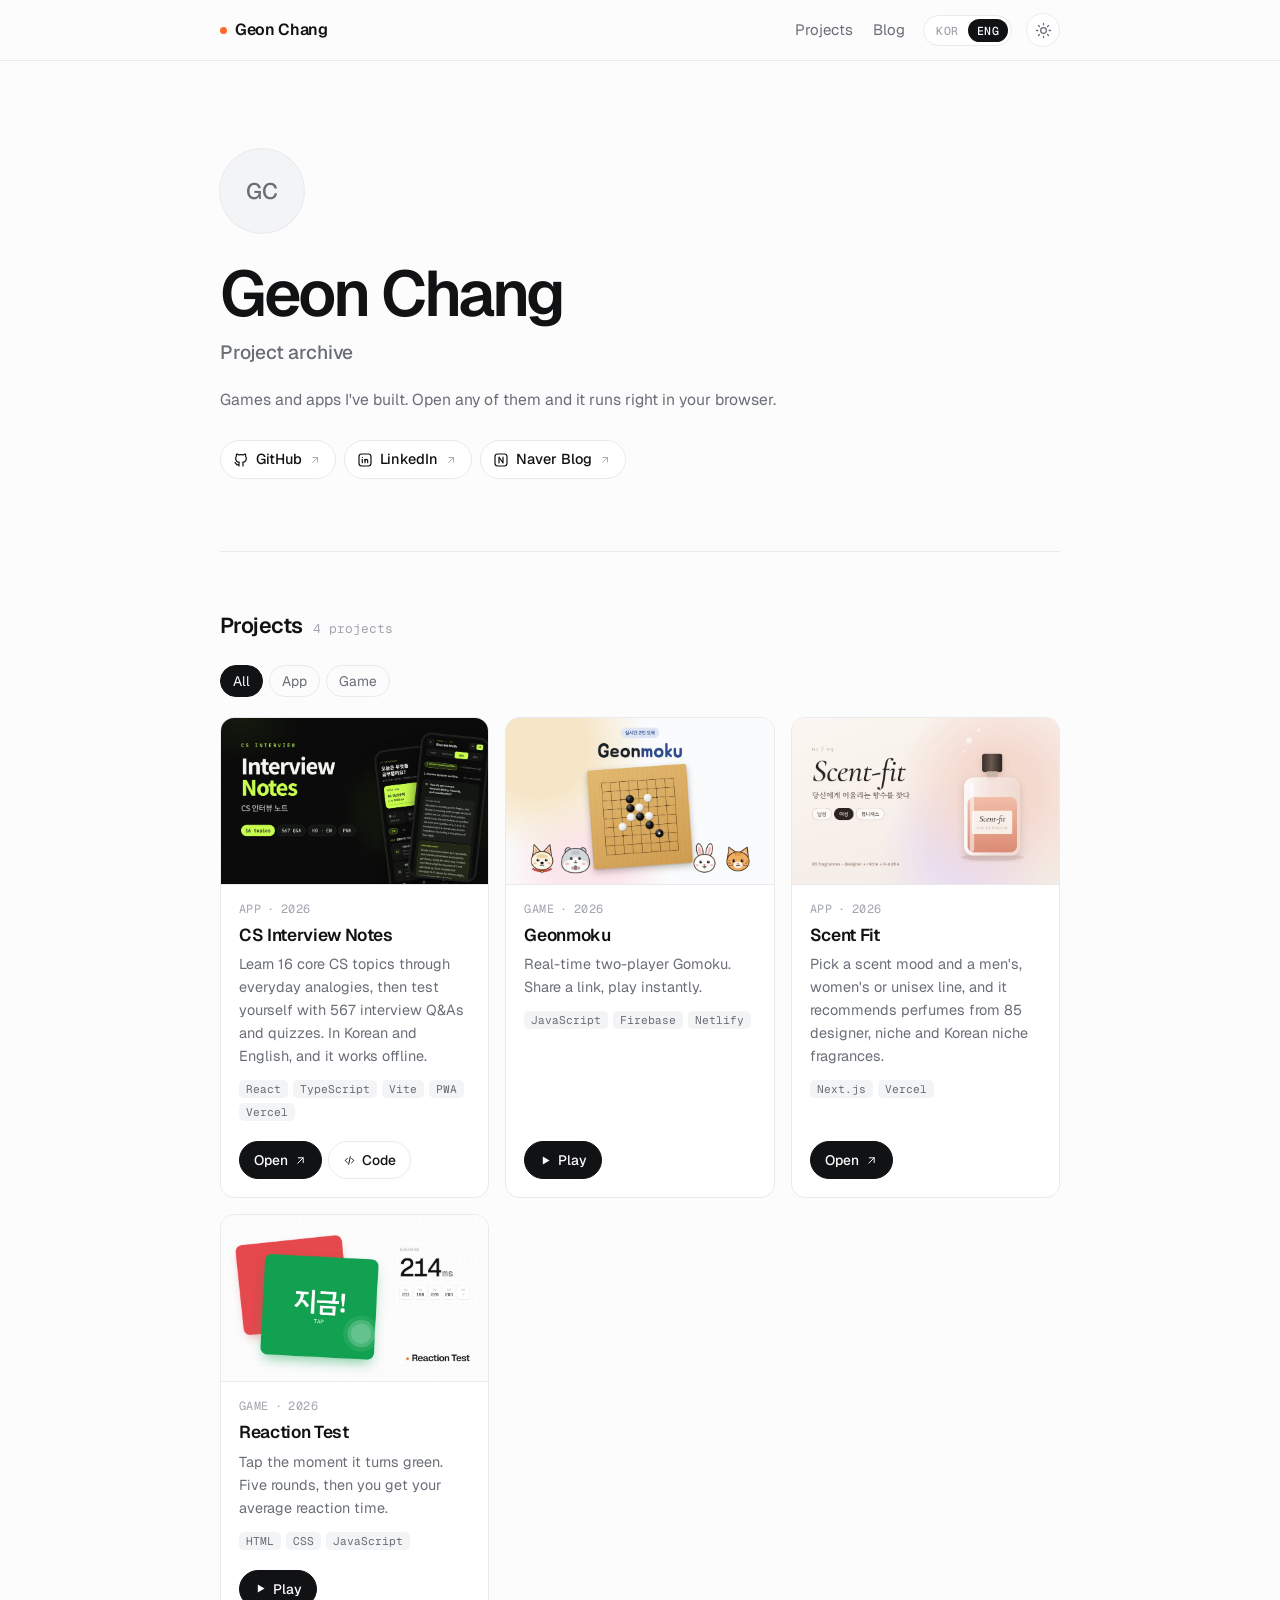
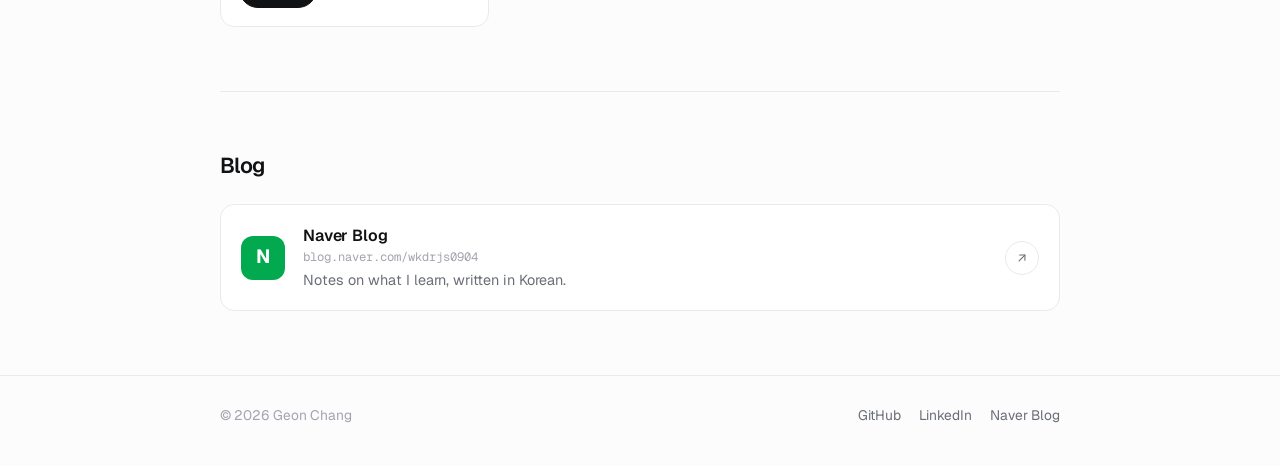
<file: index.html>
<!doctype html>
<html lang="ko">
<head>
<meta charset="utf-8">
<meta name="viewport" content="width=device-width, initial-scale=1, viewport-fit=cover">
<title>Geon Chang</title>
<meta name="description" content="Geon Chang — project archive. Games and apps that run right in your browser.">
<meta property="og:type" content="website">
<meta property="og:title" content="Geon Chang">
<meta property="og:description" content="프로젝트 저장소 · Project archive">
<meta property="og:url" content="https://geonchang.vercel.app/">
<meta name="theme-color" content="#fcfcfd">
<link rel="preconnect" href="https://fonts.googleapis.com">
<link rel="preconnect" href="https://fonts.gstatic.com" crossorigin>
<link rel="stylesheet" href="https://fonts.googleapis.com/css2?family=Geist:wght@400;500;600&family=Geist+Mono:wght@400;500&family=IBM+Plex+Sans+KR:wght@400;500;600&display=swap">
<link rel="stylesheet" href="assets/style.css">
<script>try{var t=localStorage.getItem("theme");if(t)document.documentElement.setAttribute("data-theme",t)}catch(e){}</script>
</head>
<body>

<header class="topbar">
  <div class="wrap topbar-inner">
    <a class="wordmark" href="#about" id="wordmark">Geon Chang</a>
    <div class="topbar-right">
      <nav class="nav" aria-label="Menu">
        <a href="#projects" data-sec="projects" data-i18n="navProjects"></a>
        <a href="#blog" data-sec="blog" data-i18n="navBlog"></a>
      </nav>
      <div class="lang" role="group" aria-label="Language">
        <button type="button" data-lang="ko">KOR</button>
        <button type="button" data-lang="en">ENG</button>
      </div>
      <button class="icon-btn" id="theme" type="button"></button>
    </div>
  </div>
</header>

<main class="wrap">
  <section id="about" class="hero">
    <div class="avatar" id="avatar"></div>
    <h1 id="name">Geon Chang</h1>
    <p class="tagline" id="tagline"></p>
    <p class="bio" id="bio"></p>
    <div class="links" id="socials"></div>
  </section>

  <section id="projects" class="section">
    <div class="section-head">
      <h2 data-i18n="projects"></h2>
      <span class="count" id="count"></span>
    </div>
    <div class="filters" id="filters"></div>
    <div class="grid" id="grid"></div>
  </section>

  <section id="blog" class="section">
    <div class="section-head">
      <h2 data-i18n="blog"></h2>
    </div>
    <div id="blogbox"></div>
  </section>
</main>

<footer class="footer">
  <div class="wrap footer-inner" id="footer"></div>
</footer>

<script src="config.js"></script>
<script src="projects.js"></script>
<script src="assets/main.js"></script>
</body>
</html>
</file>
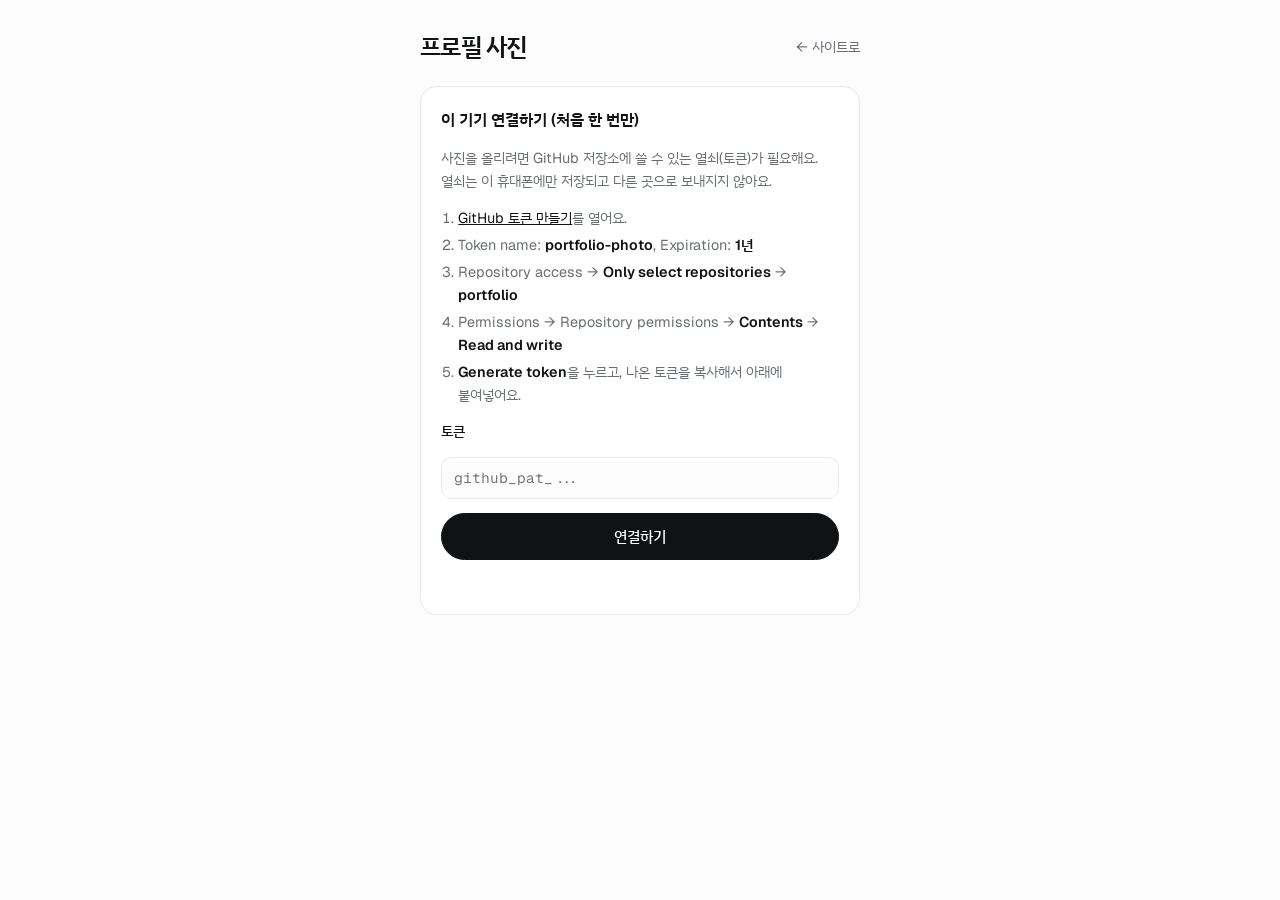
<file: admin.html>
<!doctype html>
<html lang="ko">
<head>
<meta charset="utf-8">
<meta name="viewport" content="width=device-width, initial-scale=1, viewport-fit=cover">
<meta name="robots" content="noindex, nofollow">
<title>프로필 사진 관리</title>
<link rel="preconnect" href="https://fonts.googleapis.com">
<link rel="preconnect" href="https://fonts.gstatic.com" crossorigin>
<link rel="stylesheet" href="https://fonts.googleapis.com/css2?family=Geist:wght@400;500;600&family=Geist+Mono:wght@400;500&family=IBM+Plex+Sans+KR:wght@400;500;600&display=swap">
<script>try{var t=localStorage.getItem("theme");if(t)document.documentElement.setAttribute("data-theme",t)}catch(e){}</script>
<style>
:root {
  --bg: #fcfcfd; --surface: #ffffff; --fg: #111214; --muted: #696d76; --faint: #a2a5ad; --line: #e9eaee; --chip: #f3f4f6;
  --accent: #ff6a2b; --ok: #12a150; --bad: #d93a40;
  --sans: "Geist", "IBM Plex Sans KR", "Apple SD Gothic Neo", "Malgun Gothic", system-ui, sans-serif;
  --mono: "Geist Mono", ui-monospace, Menlo, Consolas, monospace;
}
@media (prefers-color-scheme: dark) {
  :root:not([data-theme="light"]) {
    --bg: #0b0c0e; --surface: #131417; --fg: #f1f2f4; --muted: #a0a3ab; --faint: #6c7079; --line: #23252a; --chip: #1b1c20;
    --accent: #ff7a3d; --ok: #2fbf6f; --bad: #f0565c; color-scheme: dark;
  }
}
:root[data-theme="dark"] {
  --bg: #0b0c0e; --surface: #131417; --fg: #f1f2f4; --muted: #a0a3ab; --faint: #6c7079; --line: #23252a; --chip: #1b1c20;
  --accent: #ff7a3d; --ok: #2fbf6f; --bad: #f0565c; color-scheme: dark;
}
* { box-sizing: border-box; }
[hidden] { display: none !important; }
body { margin: 0; background: var(--bg); color: var(--fg); font-family: var(--sans); line-height: 1.6; -webkit-font-smoothing: antialiased; word-break: keep-all; }
.wrap { max-width: 480px; margin: 0 auto; padding: 28px 20px 48px; display: flex; flex-direction: column; gap: 20px; }
.top { display: flex; justify-content: space-between; align-items: center; }
.top a { color: var(--muted); text-decoration: none; font-size: .9rem; }
h1 { margin: 0; font-size: 1.5rem; font-weight: 600; letter-spacing: -0.03em; }
.panel { background: var(--surface); border: 1px solid var(--line); border-radius: 16px; padding: 20px; display: flex; flex-direction: column; gap: 14px; }
.panel h2 { margin: 0; font-size: 1rem; font-weight: 600; }
.muted { color: var(--muted); font-size: .9rem; margin: 0; }
ol { margin: 0; padding-left: 1.2em; color: var(--muted); font-size: .9rem; display: flex; flex-direction: column; gap: 4px; }
ol b { color: var(--fg); font-weight: 600; }
ol a { color: var(--fg); }
label { font-size: .85rem; font-weight: 500; }
input[type="password"] {
  width: 100%; padding: 11px 12px; border: 1px solid var(--line); border-radius: 10px;
  background: var(--bg); color: var(--fg); font: 400 .9rem var(--mono);
}
.btn {
  display: inline-flex; align-items: center; justify-content: center; gap: 8px;
  padding: 12px 18px; border-radius: 999px; border: 1px solid var(--line);
  background: var(--surface); color: var(--fg); font: 500 .95rem var(--sans); cursor: pointer; text-decoration: none;
}
.btn.primary { background: var(--fg); color: var(--bg); border-color: var(--fg); }
.btn:disabled { opacity: .4; cursor: default; }
.btn.small { padding: 7px 12px; font-size: .82rem; }
.row { display: flex; gap: 10px; flex-wrap: wrap; }
.row .btn { flex: 1; }
.photos { display: flex; justify-content: center; align-items: center; gap: 18px; padding: 8px 0; }
.photo { display: flex; flex-direction: column; align-items: center; gap: 6px; font-size: .78rem; color: var(--faint); }
.circle { width: 120px; height: 120px; border-radius: 50%; overflow: hidden; background: var(--chip); box-shadow: 0 0 0 1px var(--line); display: grid; place-items: center; color: var(--faint); font-size: .8rem; }
.circle img, .circle canvas { width: 100%; height: 100%; object-fit: cover; display: block; }
.arrow { color: var(--faint); font-size: 1.2rem; }
.slider { display: flex; flex-direction: column; gap: 4px; }
input[type="range"] { width: 100%; accent-color: var(--accent); }
.status { font-size: .9rem; margin: 0; min-height: 1.4em; }
.status.ok { color: var(--ok); }
.status.bad { color: var(--bad); }
.user { font: 400 .8rem var(--mono); color: var(--muted); }
:focus-visible { outline: 2px solid var(--fg); outline-offset: 3px; }
</style>
</head>
<body>
<div class="wrap">
  <div class="top">
    <h1>프로필 사진</h1>
    <a href="index.html">← 사이트로</a>
  </div>

  <!-- 처음 한 번: 이 기기 연결 -->
  <section class="panel" id="setup" hidden>
    <h2>이 기기 연결하기 (처음 한 번만)</h2>
    <p class="muted">사진을 올리려면 GitHub 저장소에 쓸 수 있는 열쇠(토큰)가 필요해요. 열쇠는 이 휴대폰에만 저장되고 다른 곳으로 보내지지 않아요.</p>
    <ol>
      <li><a href="https://github.com/settings/personal-access-tokens/new" target="_blank" rel="noopener">GitHub 토큰 만들기</a>를 열어요.</li>
      <li>Token name: <b>portfolio-photo</b>, Expiration: <b>1년</b></li>
      <li>Repository access → <b>Only select repositories</b> → <b>portfolio</b></li>
      <li>Permissions → Repository permissions → <b>Contents</b> → <b>Read and write</b></li>
      <li><b>Generate token</b>을 누르고, 나온 토큰을 복사해서 아래에 붙여넣어요.</li>
    </ol>
    <label for="token">토큰</label>
    <input type="password" id="token" autocomplete="off" placeholder="github_pat_...">
    <button class="btn primary" id="connect" type="button">연결하기</button>
    <p class="status" id="setupStatus"></p>
  </section>

  <!-- 사진 바꾸기 -->
  <section class="panel" id="editor" hidden>
    <div class="photos">
      <div class="photo"><div class="circle" id="current">불러오는 중</div>지금</div>
      <span class="arrow" aria-hidden="true">→</span>
      <div class="photo"><div class="circle" id="preview">새 사진</div>바꿀 사진</div>
    </div>
    <input type="file" id="file" accept="image/*" hidden>
    <button class="btn" id="pick" type="button">갤러리에서 사진 고르기</button>
    <div class="slider" id="adjust" hidden>
      <label for="posY">위아래 위치</label>
      <input type="range" id="posY" min="0" max="100" value="30">
      <label for="zoom">확대</label>
      <input type="range" id="zoom" min="100" max="250" value="100">
    </div>
    <button class="btn primary" id="upload" type="button" disabled>이 사진으로 바꾸기</button>
    <p class="status" id="status"></p>
  </section>

  <section class="panel" id="account" hidden>
    <p class="muted">연결된 계정 <span class="user" id="who"></span></p>
    <div class="row">
      <button class="btn small" id="logout" type="button">이 기기 연결 끊기</button>
    </div>
  </section>
</div>

<script src="config.js"></script>
<script>
(function () {
  var REPO = (window.SITE && window.SITE.photoRepo) || "Geon0904/portfolio";
  var API = "https://api.github.com/repos/" + REPO;
  var PATH = "profile/photo.jpg";
  var KEY = "portfolio-gh-token";
  var $ = function (id) { return document.getElementById(id); };
  var token = "";
  try { token = localStorage.getItem(KEY) || ""; } catch (e) {}

  function gh(url, opts) {
    opts = opts || {};
    opts.headers = Object.assign({ "Accept": "application/vnd.github+json", "Authorization": "Bearer " + token }, opts.headers || {});
    return fetch(url, opts);
  }
  function say(el, text, kind) { el.textContent = text; el.className = "status" + (kind ? " " + kind : ""); }

  /* ── 연결 확인 ── */
  function verify() {
    return gh(API).then(function (r) {
      if (r.status === 401) throw new Error("토큰이 맞지 않아요. 복사한 토큰 전체를 다시 붙여넣어 주세요.");
      if (r.status === 404) throw new Error("portfolio 저장소에 접근할 수 없어요. 토큰 만들 때 portfolio 저장소를 선택했는지 확인해 주세요.");
      if (!r.ok) throw new Error("GitHub에 연결하지 못했어요. 잠시 뒤 다시 시도해 주세요.");
      return r.json();
    }).then(function (repo) {
      if (repo.permissions && !repo.permissions.push) throw new Error("이 토큰에는 쓰기 권한이 없어요. Contents 권한을 Read and write로 바꿔 주세요.");
      $("who").textContent = repo.full_name;
    });
  }
  function showEditor() {
    $("setup").hidden = true; $("editor").hidden = false; $("account").hidden = false;
    loadCurrent();
  }
  function showSetup() {
    $("setup").hidden = false; $("editor").hidden = true; $("account").hidden = true;
  }
  $("connect").addEventListener("click", function () {
    token = $("token").value.trim();
    if (!token) { say($("setupStatus"), "토큰을 붙여넣어 주세요.", "bad"); return; }
    say($("setupStatus"), "확인하는 중…");
    verify().then(function () {
      try { localStorage.setItem(KEY, token); } catch (e) {}
      $("token").value = "";
      showEditor();
    }).catch(function (err) { say($("setupStatus"), err.message, "bad"); });
  });
  $("logout").addEventListener("click", function () {
    try { localStorage.removeItem(KEY); } catch (e) {}
    token = ""; showSetup();
  });

  /* ── 지금 사진 ── */
  var currentSha = null;
  function loadCurrent() {
    gh(API + "/contents/" + PATH + "?ref=main").then(function (r) {
      if (r.status === 404) { $("current").textContent = "없음"; return null; }
      return r.json();
    }).then(function (f) {
      if (!f) return;
      currentSha = f.sha;
      $("current").innerHTML = '<img alt="지금 프로필 사진" src="data:image/jpeg;base64,' + f.content.replace(/\s/g, "") + '">';
    }).catch(function () { $("current").textContent = "–"; });
  }

  /* ── 새 사진 고르기 + 정사각형으로 자르기 ── */
  var img = null, out = document.createElement("canvas");
  out.width = out.height = 640;
  $("pick").addEventListener("click", function () { $("file").click(); });
  $("file").addEventListener("change", function () {
    var f = this.files && this.files[0];
    if (!f) return;
    var url = URL.createObjectURL(f);
    var im = new Image();
    im.onload = function () { img = im; $("adjust").hidden = false; $("upload").disabled = false; draw(); say($("status"), ""); };
    im.onerror = function () { say($("status"), "이 사진 형식은 열 수 없어요. JPG나 PNG로 저장해서 다시 골라 주세요.", "bad"); };
    im.src = url;
  });
  function draw() {
    if (!img) return;
    var zoom = $("zoom").value / 100, posY = $("posY").value / 100;
    var side = Math.min(img.naturalWidth, img.naturalHeight) / zoom;
    var sx = (img.naturalWidth - side) / 2;
    var sy = (img.naturalHeight - side) * posY;
    var g = out.getContext("2d");
    g.clearRect(0, 0, 640, 640);
    g.drawImage(img, sx, sy, side, side, 0, 0, 640, 640);
    var p = $("preview");
    if (!p.contains(out)) { p.textContent = ""; p.appendChild(out); }
  }
  $("posY").addEventListener("input", draw);
  $("zoom").addEventListener("input", draw);

  /* ── 올리기 ── */
  $("upload").addEventListener("click", function () {
    if (!img) return;
    var btn = this;
    btn.disabled = true;
    say($("status"), "올리는 중…");
    var content = out.toDataURL("image/jpeg", 0.88).split(",")[1];
    // 최신 sha를 다시 받아서 덮어써요
    gh(API + "/contents/" + PATH + "?ref=main").then(function (r) { return r.ok ? r.json() : null; }).then(function (f) {
      var body = { message: "Update profile photo", content: content, branch: "main" };
      if (f && f.sha) body.sha = f.sha;
      return gh(API + "/contents/" + PATH, { method: "PUT", headers: { "Content-Type": "application/json" }, body: JSON.stringify(body) });
    }).then(function (r) {
      if (!r.ok) throw new Error(r.status === 401 ? "연결이 만료됐어요. ‘이 기기 연결 끊기’를 누르고 다시 연결해 주세요." : "올리지 못했어요. 잠시 뒤 다시 시도해 주세요.");
      say($("status"), "바꿨어요. 사이트에는 1~2분 안에 반영돼요.", "ok");
      loadCurrent();
    }).catch(function (err) {
      say($("status"), err.message, "bad");
    }).then(function () { btn.disabled = false; });
  });

  /* ── 시작 ── */
  if (token) {
    verify().then(showEditor).catch(function () { showSetup(); say($("setupStatus"), "다시 연결해 주세요.", "bad"); });
  } else showSetup();
})();
</script>
</body>
</html>
</file>
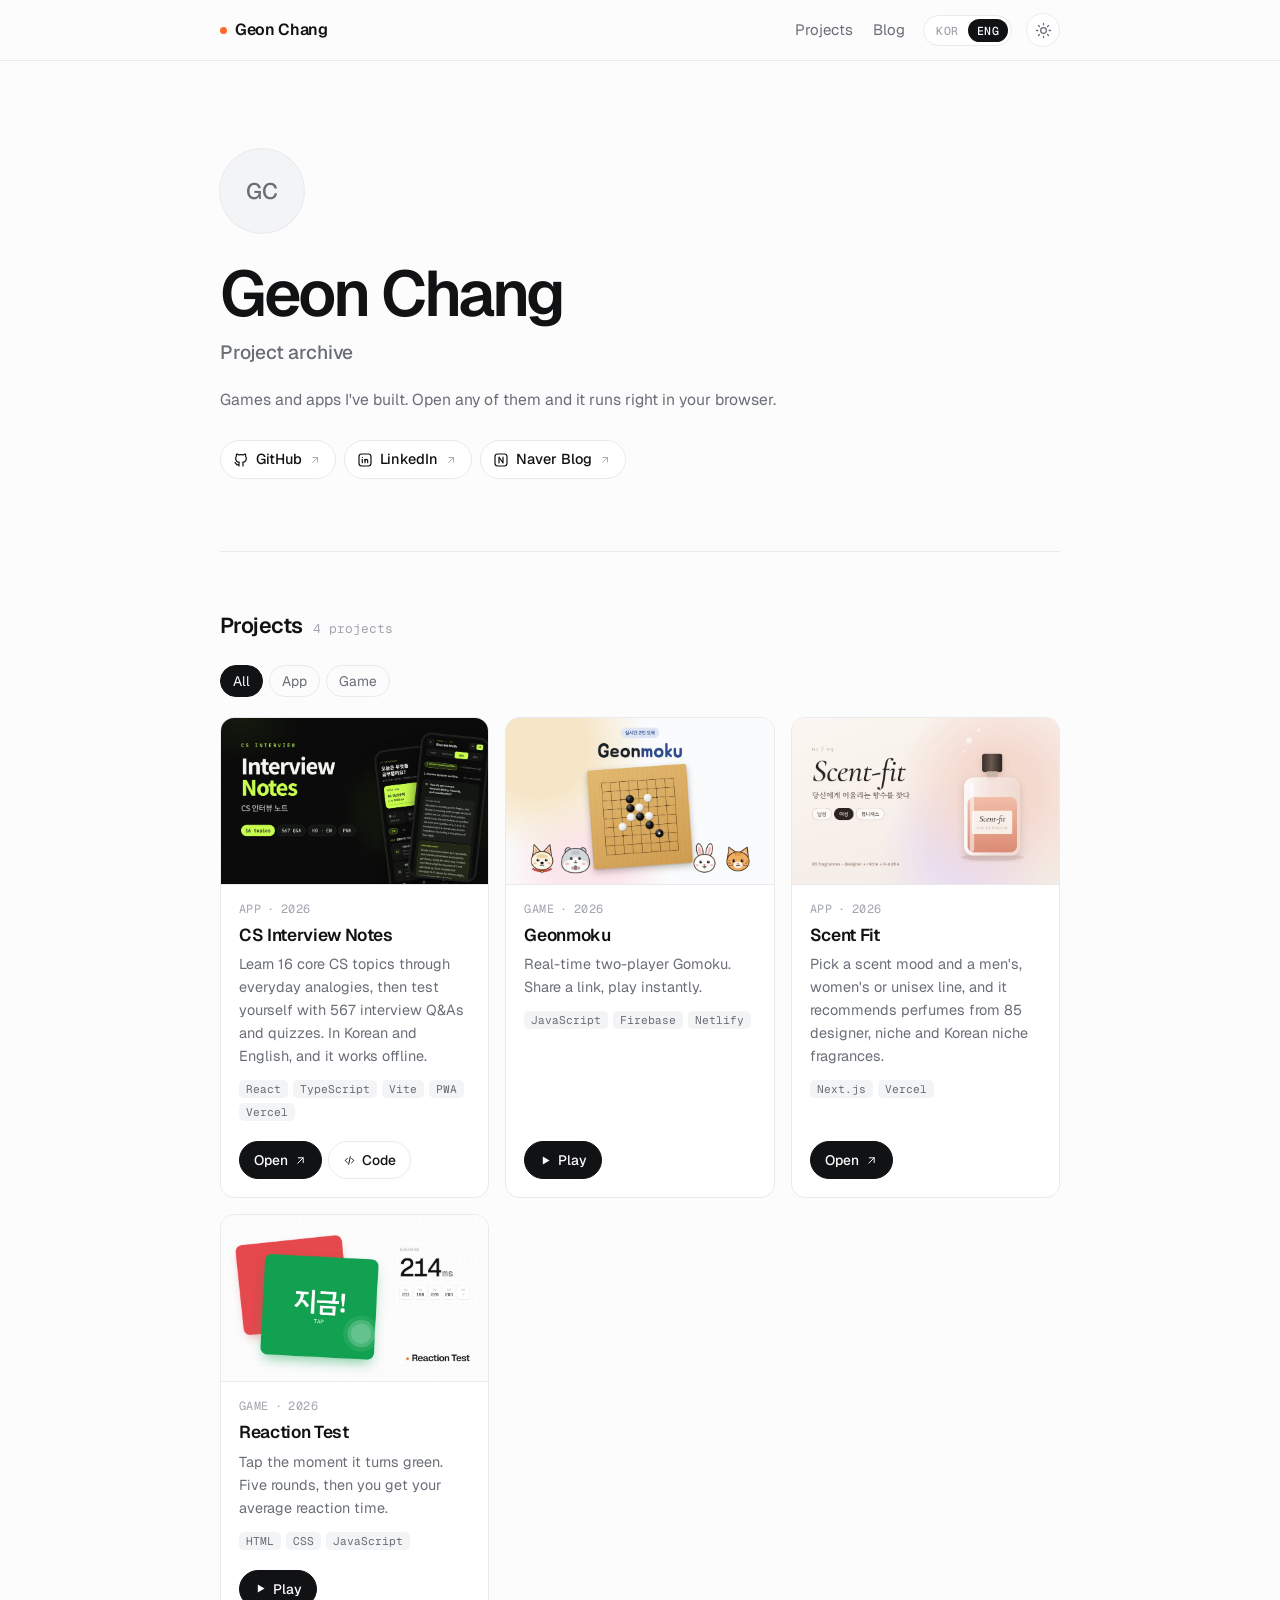
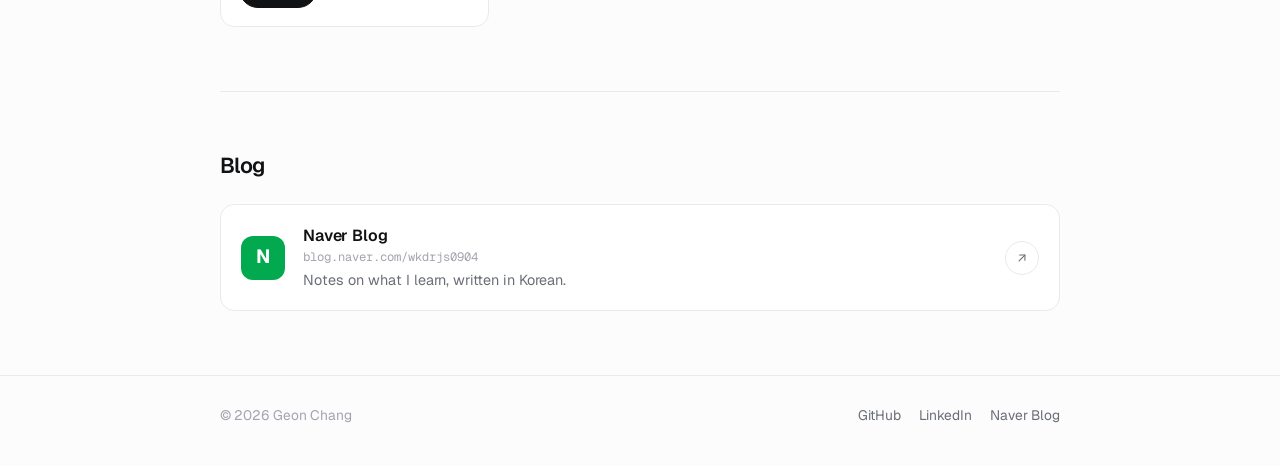
<file: index (8).html>
<!doctype html>
<html lang="ko">
<head>
<meta charset="utf-8">
<meta name="viewport" content="width=device-width, initial-scale=1, viewport-fit=cover">
<title>Geon Chang</title>
<meta name="description" content="Geon Chang — project archive. Games and apps that run right in your browser.">
<meta property="og:type" content="website">
<meta property="og:title" content="Geon Chang">
<meta property="og:description" content="프로젝트 저장소 · Project archive">
<meta property="og:url" content="https://geonchang.netlify.app/">
<meta name="theme-color" content="#fcfcfd">
<link rel="preconnect" href="https://fonts.googleapis.com">
<link rel="preconnect" href="https://fonts.gstatic.com" crossorigin>
<link rel="stylesheet" href="https://fonts.googleapis.com/css2?family=Geist:wght@400;500;600&family=Geist+Mono:wght@400;500&family=IBM+Plex+Sans+KR:wght@400;500;600&display=swap">
<link rel="stylesheet" href="assets/style.css">
<script>try{var t=localStorage.getItem("theme");if(t)document.documentElement.setAttribute("data-theme",t)}catch(e){}</script>
</head>
<body>

<header class="topbar">
  <div class="wrap topbar-inner">
    <a class="wordmark" href="#about" id="wordmark">Geon Chang</a>
    <div class="topbar-right">
      <nav class="nav" aria-label="Menu">
        <a href="#projects" data-sec="projects" data-i18n="navProjects"></a>
        <a href="#blog" data-sec="blog" data-i18n="navBlog"></a>
      </nav>
      <div class="lang" role="group" aria-label="Language">
        <button type="button" data-lang="ko">KOR</button>
        <button type="button" data-lang="en">ENG</button>
      </div>
      <button class="icon-btn" id="theme" type="button"></button>
    </div>
  </div>
</header>

<main class="wrap">
  <section id="about" class="hero">
    <div class="avatar" id="avatar"></div>
    <h1 id="name">Geon Chang</h1>
    <p class="tagline" id="tagline"></p>
    <p class="bio" id="bio"></p>
    <div class="links" id="socials"></div>
  </section>

  <section id="projects" class="section">
    <div class="section-head">
      <h2 data-i18n="projects"></h2>
      <span class="count" id="count"></span>
    </div>
    <div class="filters" id="filters"></div>
    <div class="grid" id="grid"></div>
  </section>

  <section id="blog" class="section">
    <div class="section-head">
      <h2 data-i18n="blog"></h2>
    </div>
    <div id="blogbox"></div>
  </section>
</main>

<footer class="footer">
  <div class="wrap footer-inner" id="footer"></div>
</footer>

<script src="config.js"></script>
<script src="projects.js"></script>
<script src="assets/main.js"></script>
</body>
</html>
</file>
<file: assets/style.css>
/* layout: one 880px column, left-aligned — small photo + large name, then project grid and blog row. Black/white with one tangerine detail. */
:root {
  --bg: #fcfcfd;
  --surface: #ffffff;
  --fg: #111214;
  --muted: #696d76;
  --faint: #a2a5ad;
  --line: #e9eaee;
  --chip: #f3f4f6;
  --accent: #ff6a2b;
  --naver: #03a94e;
  --naver-ink: #ffffff;

  --sans: "Geist", "IBM Plex Sans KR", "Apple SD Gothic Neo", "Malgun Gothic", system-ui, sans-serif;
  --mono: "Geist Mono", ui-monospace, SFMono-Regular, Menlo, Consolas, monospace;
  --radius: 14px;
}
@media (prefers-color-scheme: dark) {
  :root:not([data-theme="light"]) {
    --bg: #0b0c0e; --surface: #131417; --fg: #f1f2f4; --muted: #a0a3ab; --faint: #6c7079;
    --line: #23252a; --chip: #1b1c20; --accent: #ff7a3d; --naver: #2fd27a; --naver-ink: #062612;
    color-scheme: dark;
  }
}
:root[data-theme="dark"] {
  --bg: #0b0c0e; --surface: #131417; --fg: #f1f2f4; --muted: #a0a3ab; --faint: #6c7079;
  --line: #23252a; --chip: #1b1c20; --accent: #ff7a3d; --naver: #2fd27a; --naver-ink: #062612;
  color-scheme: dark;
}

* { box-sizing: border-box; }
html { scroll-behavior: smooth; scroll-padding-top: 72px; }
body {
  margin: 0;
  background: var(--bg);
  color: var(--fg);
  font-family: var(--sans);
  font-size: 16px;
  line-height: 1.6;
  -webkit-font-smoothing: antialiased;
  word-break: keep-all;
  overflow-wrap: anywhere;
}
a { color: inherit; }
img { max-width: 100%; }
button { font: inherit; }
:focus-visible { outline: 2px solid var(--fg); outline-offset: 3px; border-radius: 6px; }

.wrap { max-width: 880px; margin: 0 auto; padding-inline: 20px; }

/* ── top bar ── */
.topbar {
  position: sticky;
  top: env(safe-area-inset-top, 0px);
  z-index: 10;
  background: color-mix(in oklab, var(--bg) 82%, transparent);
  backdrop-filter: saturate(1.4) blur(14px);
  -webkit-backdrop-filter: saturate(1.4) blur(14px);
  border-bottom: 1px solid var(--line);
}
.topbar-inner { display: flex; align-items: center; justify-content: space-between; gap: 16px; height: 60px; }
.wordmark { font-weight: 600; letter-spacing: -0.02em; text-decoration: none; display: inline-flex; align-items: center; gap: 8px; }
.wordmark::before { content: ""; width: 7px; height: 7px; border-radius: 50%; background: var(--accent); }
.topbar-right { display: flex; align-items: center; gap: 14px; }
.nav { display: flex; gap: 20px; margin-right: 4px; }
.nav a { text-decoration: none; color: var(--muted); font-size: .94rem; transition: color .15s; }
.nav a:hover, .nav a.active { color: var(--fg); }

.lang { display: flex; padding: 3px; border: 1px solid var(--line); border-radius: 999px; background: var(--surface); }
.lang button {
  border: 0; background: transparent; color: var(--faint);
  font: 500 .72rem var(--mono); letter-spacing: .04em;
  padding: 4px 9px; border-radius: 999px; cursor: pointer;
  transition: color .15s, background .15s;
}
.lang button:hover { color: var(--fg); }
.lang button[aria-pressed="true"] { background: var(--fg); color: var(--bg); }

.icon-btn {
  display: grid; place-items: center;
  width: 34px; height: 34px;
  border: 1px solid var(--line); border-radius: 50%;
  background: var(--surface); color: var(--muted);
  cursor: pointer;
}
.icon-btn:hover { color: var(--fg); }
.icon-btn svg { width: 17px; height: 17px; }

/* ── hero ── */
.hero { padding-block: 88px 72px; }
.avatar {
  width: 84px; height: 84px;
  border-radius: 50%;
  overflow: hidden;
  display: grid; place-items: center;
  background: var(--chip);
  color: var(--muted);
  box-shadow: 0 0 0 1px var(--line);
  font: 500 1.4rem var(--sans); letter-spacing: -0.02em;
}
.avatar img { width: 100%; height: 100%; object-fit: cover; object-position: center 30%; display: block; }
.hero h1 {
  margin: 28px 0 0;
  font-size: clamp(2.6rem, 8vw, 4rem); font-weight: 600; line-height: 1.02; letter-spacing: -0.045em;
}
.tagline { margin: 12px 0 0; font-size: 1.2rem; font-weight: 500; color: var(--muted); letter-spacing: -0.01em; }
.bio { margin: 18px 0 0; max-width: 36em; color: var(--muted); font-size: .98rem; }
.bio:empty { display: none; }

.links { display: flex; flex-wrap: wrap; gap: 8px; margin-top: 28px; }
.link {
  display: inline-flex; align-items: center; gap: 7px;
  padding: 7px 14px 7px 12px;
  border: 1px solid var(--line); border-radius: 999px;
  background: var(--surface);
  font-size: .9rem; font-weight: 500; text-decoration: none;
  transition: border-color .15s;
}
.link svg { width: 16px; height: 16px; flex: none; }
.link .arrow { width: 12px; height: 12px; color: var(--faint); }
.link:hover { border-color: var(--fg); }

/* ── sections ── */
.section { padding-block: 56px 64px; border-top: 1px solid var(--line); }
.section-head { display: flex; align-items: baseline; gap: 10px; margin-bottom: 22px; }
.section-head h2 { margin: 0; font-size: 1.35rem; font-weight: 600; letter-spacing: -0.025em; }
.count { font: 400 .8rem var(--mono); color: var(--faint); font-variant-numeric: tabular-nums; }

.filters { display: flex; flex-wrap: wrap; gap: 6px; margin-bottom: 20px; }
.filters:empty { display: none; }
.chip {
  border: 1px solid var(--line); border-radius: 999px;
  background: transparent; color: var(--muted);
  padding: 4px 12px; font-size: .86rem; cursor: pointer;
}
.chip:hover { color: var(--fg); }
.chip[aria-pressed="true"] { background: var(--fg); color: var(--bg); border-color: var(--fg); }

/* ── project cards ── */
.grid { display: grid; grid-template-columns: repeat(auto-fill, minmax(256px, 1fr)); gap: 16px; }
.card {
  position: relative;
  display: flex; flex-direction: column;
  min-width: 0;
  background: var(--surface);
  border: 1px solid var(--line);
  border-radius: var(--radius);
  overflow: hidden;
  transition: border-color .2s, box-shadow .2s;
}
.card:hover { border-color: color-mix(in oklab, var(--fg) 25%, var(--line)); box-shadow: 0 6px 24px -12px rgba(0, 0, 0, .18); }

.thumb { position: relative; aspect-ratio: 16 / 10; max-width: 100%; overflow: hidden; background: var(--chip); border-bottom: 1px solid var(--line); }
.thumb img { width: 100%; height: 100%; object-fit: cover; display: block; transition: transform .4s; }
.card:hover .thumb img { transform: scale(1.02); }
.thumb.gen {
  --tone: hsl(var(--h) 60% 52%);
  display: grid; place-items: center;
  background:
    radial-gradient(circle, color-mix(in oklab, var(--tone) 28%, transparent) 1px, transparent 1.4px) 0 0 / 14px 14px,
    color-mix(in oklab, var(--tone) 9%, var(--surface));
}
.thumb.gen .mark {
  font-size: 3.4rem; font-weight: 600; line-height: 1; letter-spacing: -0.04em;
  color: color-mix(in oklab, var(--tone) 70%, var(--fg));
}
.thumb .where {
  position: absolute; left: 12px; right: 12px; bottom: 10px;
  font: 400 .7rem var(--mono);
  color: color-mix(in oklab, var(--fg) 50%, transparent);
  white-space: nowrap; overflow: hidden; text-overflow: ellipsis;
}

.card-body { display: flex; flex-direction: column; gap: 6px; flex: 1; padding: 16px 18px 18px; min-width: 0; }
.meta { display: flex; align-items: center; flex-wrap: wrap; gap: 6px; font: 400 .74rem var(--mono); color: var(--faint); text-transform: uppercase; letter-spacing: .04em; }
.badge { padding: 0 6px; border-radius: 5px; border: 1px dashed var(--faint); }
.card h3 { margin: 2px 0 0; font-size: 1.08rem; font-weight: 600; letter-spacing: -0.02em; line-height: 1.35; }
.card p { margin: 0; color: var(--muted); font-size: .9rem; }
.tags { display: flex; flex-wrap: wrap; gap: 5px; margin: 6px 0 0; padding: 0; list-style: none; }
.tags li { font: 400 .7rem var(--mono); background: var(--chip); color: var(--muted); padding: 2px 7px; border-radius: 5px; }

.actions { display: flex; flex-wrap: wrap; gap: 6px; margin-top: auto; padding-top: 14px; }
.btn {
  display: inline-flex; align-items: center; gap: 6px;
  padding: 7px 14px;
  border-radius: 999px; border: 1px solid var(--line);
  font-size: .86rem; font-weight: 500; text-decoration: none;
  transition: opacity .15s, border-color .15s;
}
.btn svg { width: 13px; height: 13px; flex: none; }
.btn.primary { background: var(--fg); color: var(--bg); border-color: var(--fg); }
.btn.primary:hover { opacity: .85; }
.btn.ghost:hover { border-color: var(--fg); }

.card.soon {
  border-style: dashed;
  background: transparent;
  justify-content: center;
  gap: 4px;
  padding: 24px;
  min-height: 200px;
}
.card.soon, .card.soon:hover { box-shadow: none; border-color: color-mix(in oklab, var(--faint) 55%, transparent); }
.card.soon strong { font-size: .98rem; font-weight: 600; letter-spacing: -0.01em; }
.card.soon span { color: var(--muted); font-size: .88rem; }

/* ── blog ── */
.blog-card {
  display: grid; grid-template-columns: auto minmax(0, 1fr) auto;
  align-items: center; gap: 18px;
  padding: 18px 20px;
  border: 1px solid var(--line);
  border-radius: var(--radius);
  background: var(--surface);
  text-decoration: none;
  transition: border-color .2s;
}
.blog-card:hover { border-color: var(--naver); }
.nmark {
  display: grid; place-items: center;
  width: 44px; height: 44px;
  border-radius: 12px;
  background: var(--naver); color: var(--naver-ink);
  font-size: 1.2rem; font-weight: 700;
}
.blog-text { display: flex; flex-direction: column; min-width: 0; }
.blog-text strong { font-weight: 600; letter-spacing: -0.01em; }
.blog-text .addr { font: 400 .76rem var(--mono); color: var(--faint); overflow: hidden; text-overflow: ellipsis; white-space: nowrap; }
.blog-text p { margin: 4px 0 0; color: var(--muted); font-size: .9rem; }
.blog-go { display: grid; place-items: center; width: 34px; height: 34px; border-radius: 50%; border: 1px solid var(--line); color: var(--muted); transition: all .15s; }
.blog-card:hover .blog-go { background: var(--fg); color: var(--bg); border-color: var(--fg); }
.blog-go svg { width: 14px; height: 14px; }

.posts { list-style: none; margin: 14px 0 0; padding: 0; }
.posts li { border-bottom: 1px solid var(--line); }
.posts a { display: flex; gap: 18px; align-items: baseline; padding: 12px 2px; text-decoration: none; }
.posts a:hover .post-title { color: var(--naver); }
.posts time { flex: none; font: 400 .76rem var(--mono); color: var(--faint); font-variant-numeric: tabular-nums; }
.post-title { min-width: 0; font-size: .95rem; transition: color .15s; }

/* ── footer ── */
.footer { border-top: 1px solid var(--line); }
.footer-inner { display: flex; flex-wrap: wrap; align-items: center; justify-content: space-between; gap: 10px 24px; padding-block: 28px 40px; font-size: .86rem; color: var(--faint); }
.footer nav { display: flex; gap: 18px; }
.footer a { text-decoration: none; color: var(--muted); }
.footer a:hover { color: var(--fg); }

@media (max-width: 600px) {
  .wordmark { font-size: .95rem; }
  .nav { display: none; }
  .hero { padding-block: 56px 52px; }
  .avatar { width: 72px; height: 72px; }
  .hero h1 { margin-top: 22px; }
  .tagline { font-size: 1.08rem; }
  .card.soon { min-height: 130px; }
}

@media (prefers-reduced-motion: reduce) {
  html { scroll-behavior: auto; }
  * { transition: none !important; }
}
</file>
